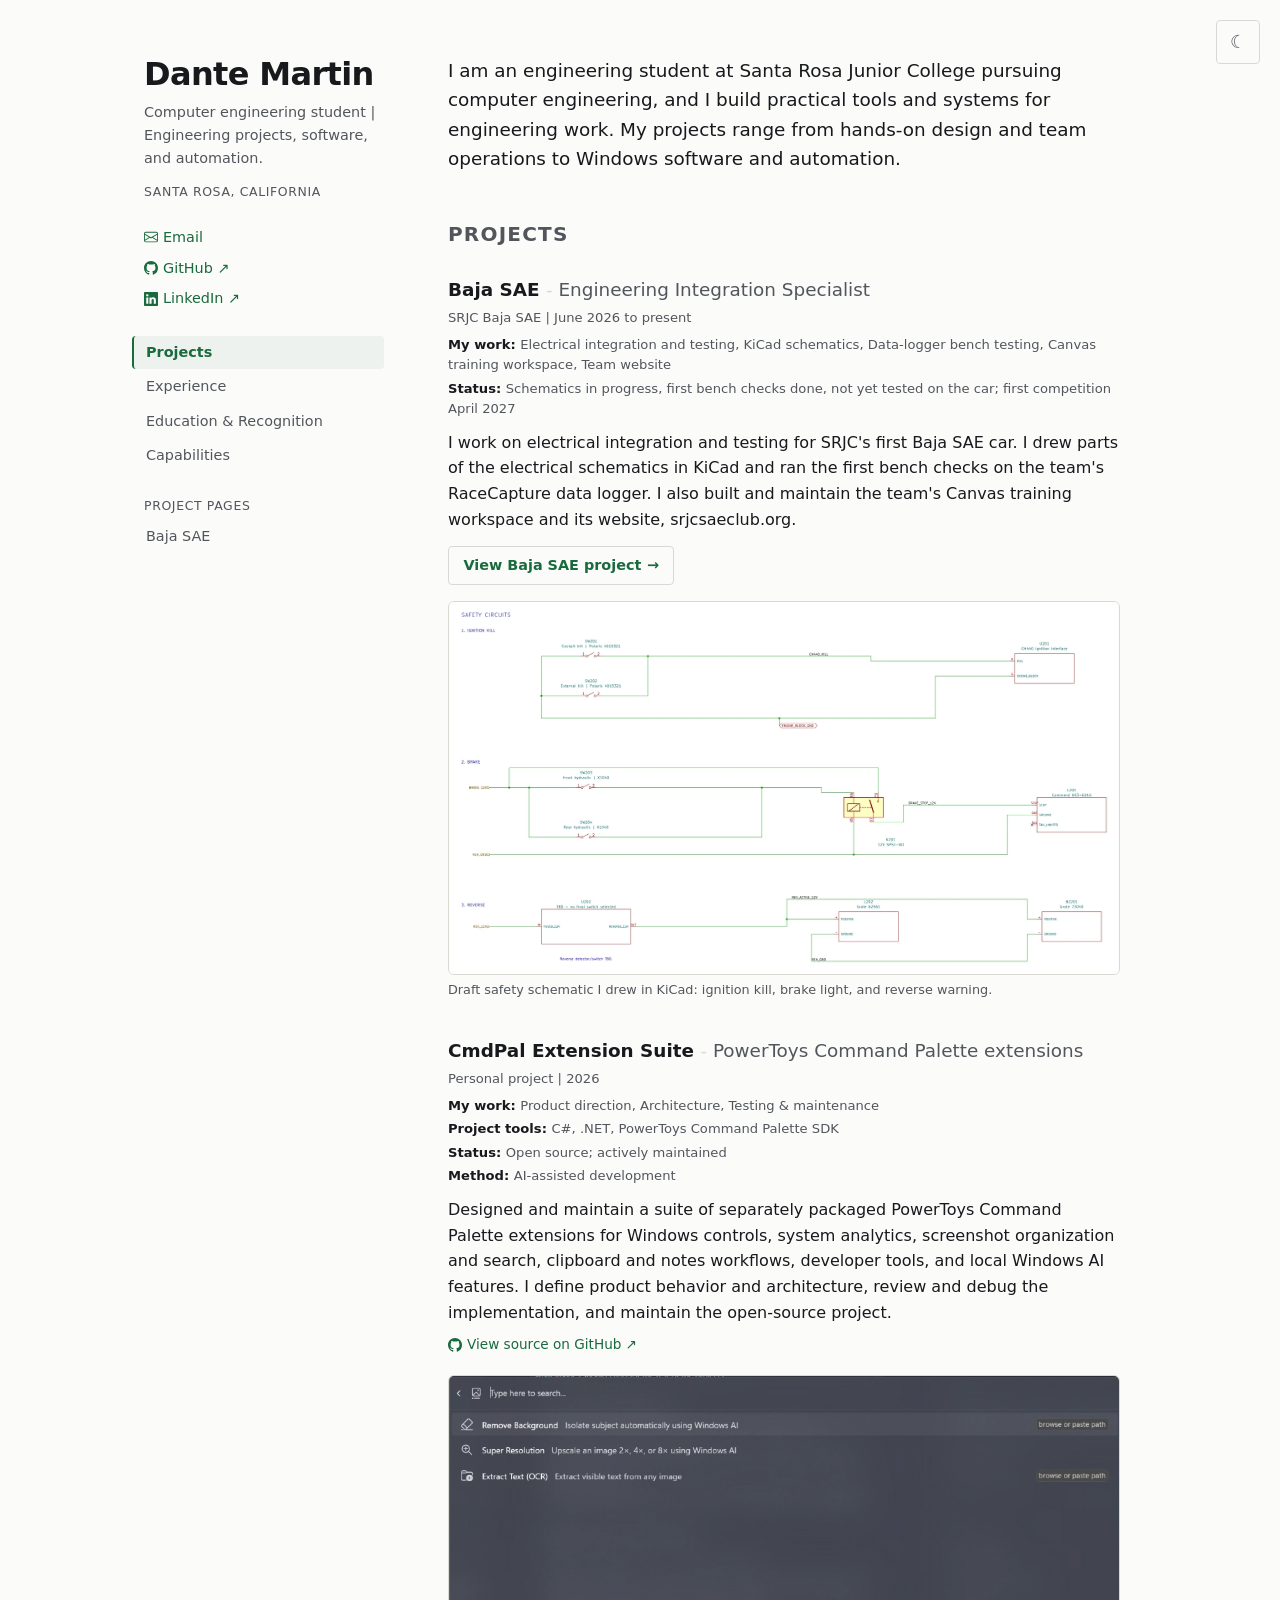
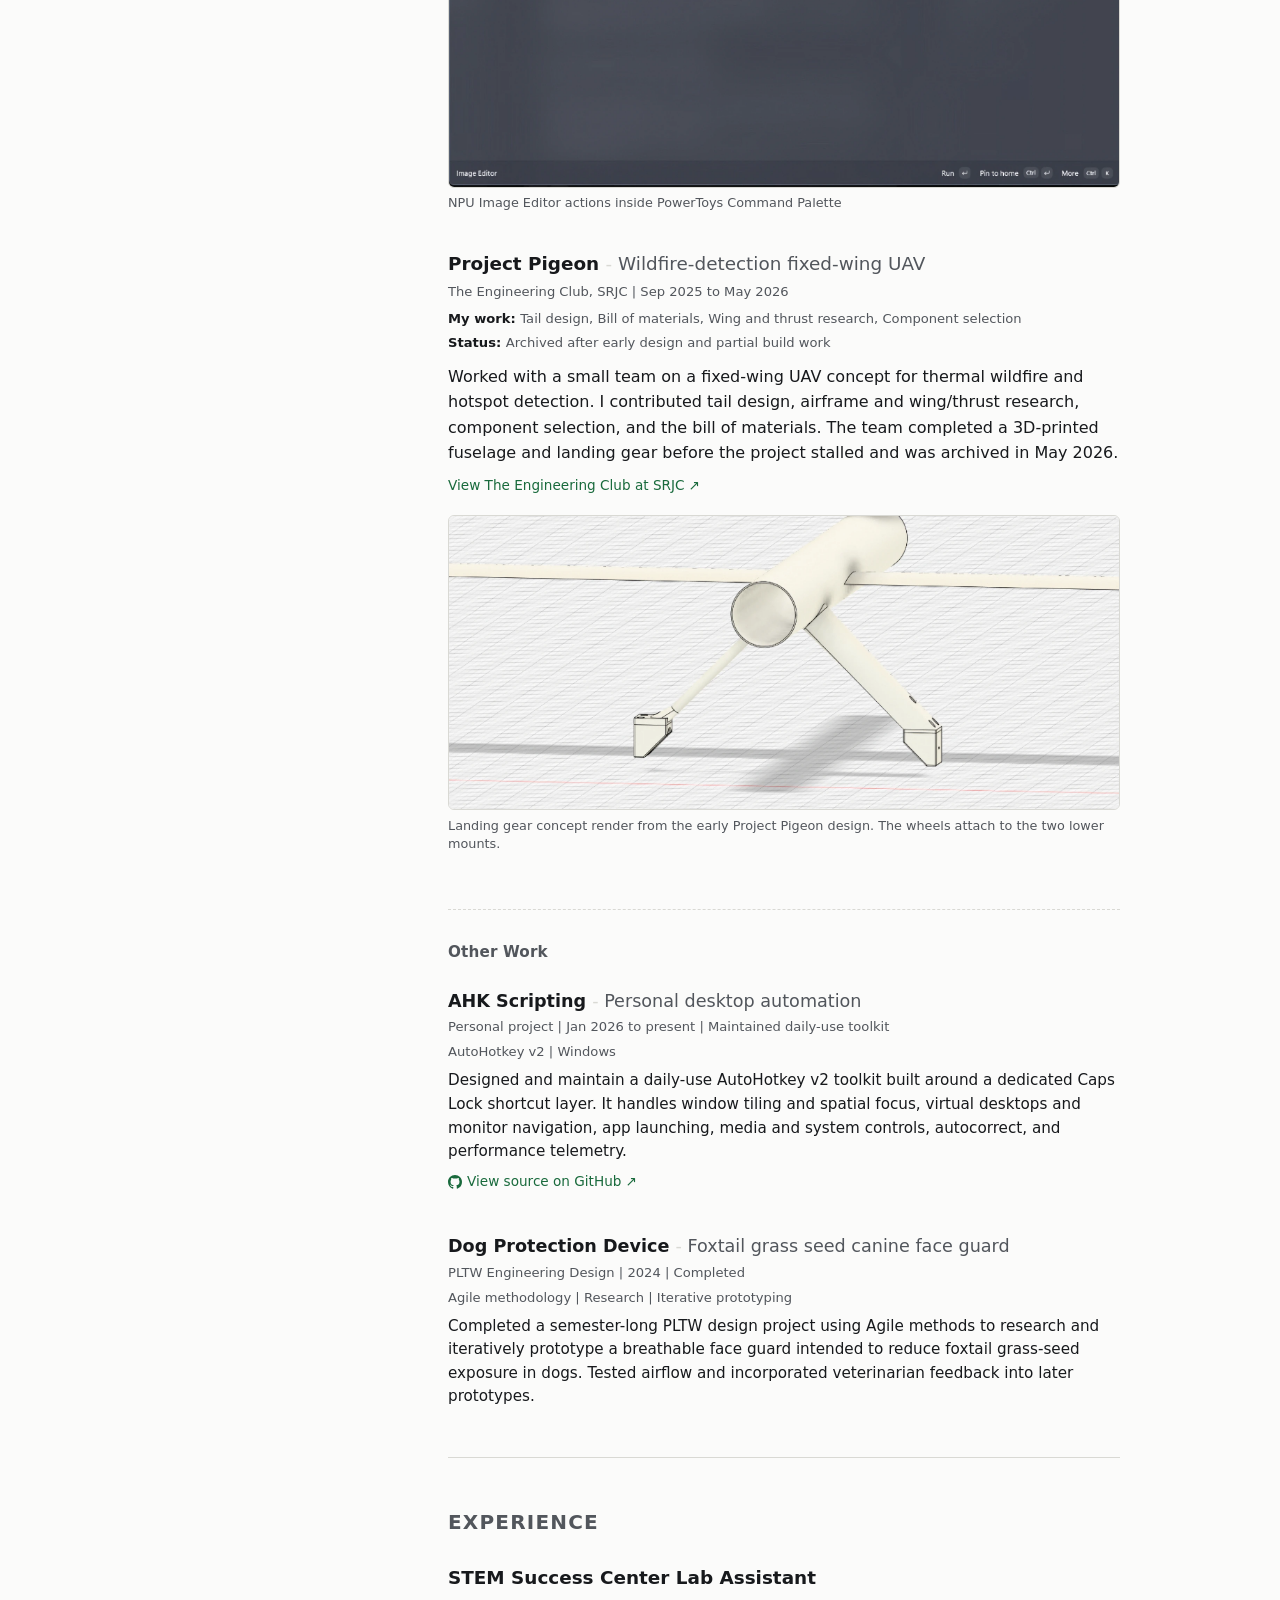
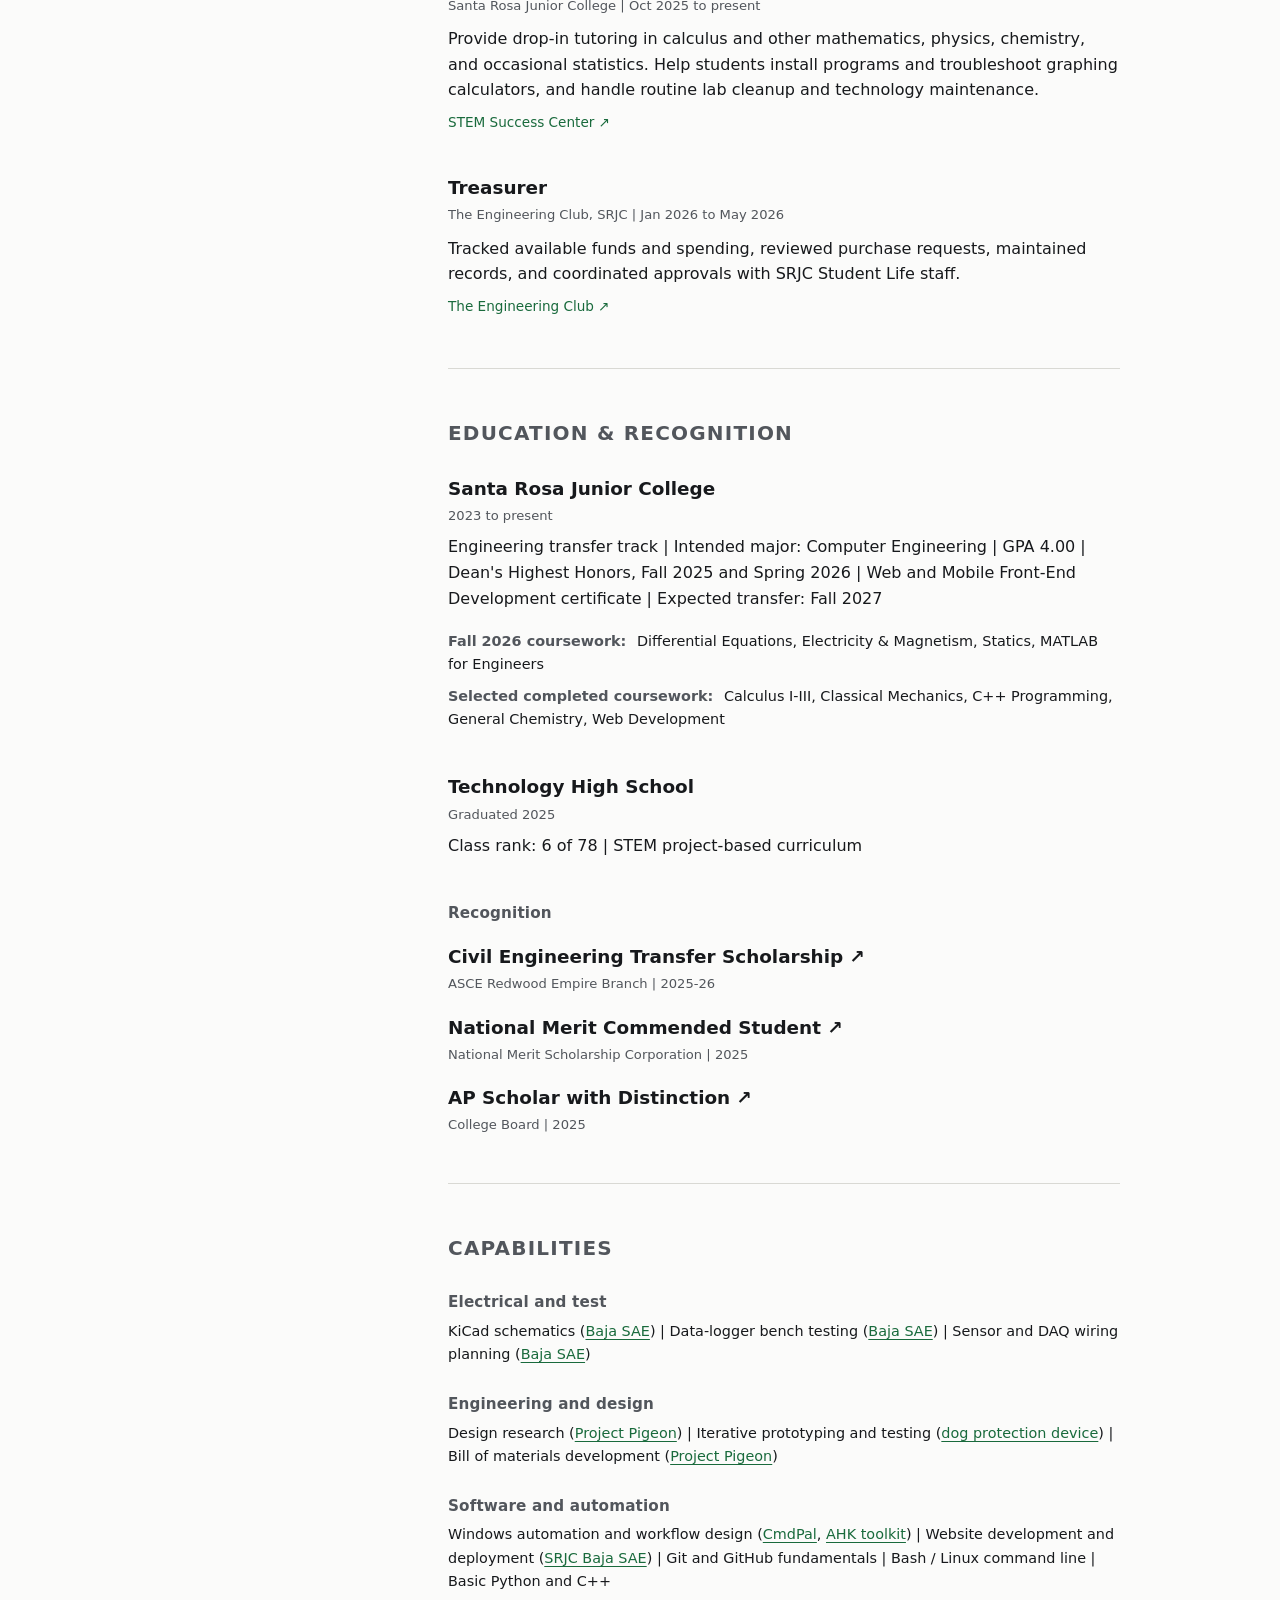
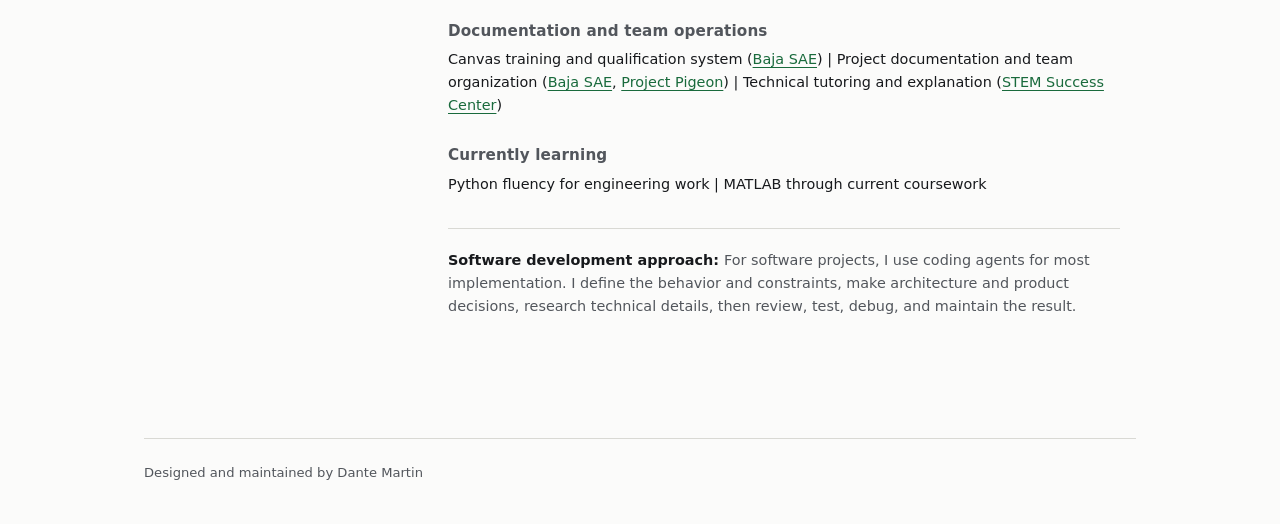
<file: index.html>
<!DOCTYPE html>
<html lang="en">
<head>
  <meta charset="UTF-8">
  <meta name="viewport" content="width=device-width, initial-scale=1.0">
  <title>Dante Martin | Engineering &amp; Software Portfolio</title>
  <meta name="description" content="Dante Martin - Engineering student at Santa Rosa Junior College pursuing Computer Engineering. Software and engineering projects, technical systems, and academic coursework.">
  <link rel="stylesheet" href="styles.css?v=1.15">
  <link rel="icon" href="data:image/svg+xml,<svg xmlns=%22http://www.w3.org/2000/svg%22 viewBox=%220 0 100 100%22><rect width=%22100%22 height=%22100%22 rx=%2220%22 fill=%22%23227c4b%22/><text x=%2250%25%22 y=%2250%25%22 dominant-baseline=%22central%22 text-anchor=%22middle%22 font-family=%22sans-serif%22 font-weight=%22bold%22 font-size=%2260%22 fill=%22white%22>D</text></svg>">

  <!-- Search and social metadata -->
  <link rel="canonical" href="https://dante-martin.com/">
  <meta property="og:title" content="Dante Martin - Engineering & Software Portfolio">
  <meta property="og:description" content="Engineering student at Santa Rosa Junior College pursuing Computer Engineering. Software and engineering projects, technical systems, and academic coursework.">
  <meta property="og:type" content="website">
  <meta property="og:url" content="https://dante-martin.com/">
  <meta property="og:image" content="https://dante-martin.com/images/baja-safety-schematic-crop.webp">
  <meta property="og:image:alt" content="Draft Baja SAE safety schematic">
  <meta property="og:image:type" content="image/webp">
  <meta property="og:image:width" content="1600">
  <meta property="og:image:height" content="887">
  <meta name="twitter:card" content="summary_large_image">
  <meta name="twitter:image" content="https://dante-martin.com/images/baja-safety-schematic-crop.webp">
  <meta name="twitter:image:alt" content="Draft Baja SAE safety schematic">
  <meta name="twitter:title" content="Dante Martin - Engineering & Software Portfolio">
  <meta name="twitter:description" content="Engineering student at Santa Rosa Junior College pursuing Computer Engineering. Software and engineering projects, technical systems, and academic coursework.">

  <script type="application/ld+json">
  {
    "@context": "https://schema.org",
    "@type": "Person",
    "name": "Dante Martin",
    "url": "https://dante-martin.com/",
    "sameAs": [
      "https://github.com/dante32683",
      "https://www.linkedin.com/in/dante-martin-722763279/"
    ],
    "affiliation": {
      "@type": "CollegeOrUniversity",
      "name": "Santa Rosa Junior College",
      "url": "https://www.santarosa.edu/"
    }
  }
  </script>

  <script>
    (function () {
      try {
        var savedTheme = localStorage.getItem("theme");
        if (savedTheme === "light" || savedTheme === "dark") document.documentElement.setAttribute("data-theme", savedTheme);
      } catch (storageError) {
        // The page remains fully usable when storage is unavailable.
      }
    })();
  </script>
</head>
<body>
  <a class="skip-link" href="#content">Skip to content</a>
  <div class="layout">
    <!-- Identity and in-page navigation -->
    <aside class="sidebar">
      <h1>Dante Martin</h1>
      <p class="tagline">Computer engineering student | Engineering projects, software, and automation.</p>
      <p class="location">Santa Rosa, California</p>
      <div class="contact">
      <!--email_off--><a href="mailto:dante@dante-martin.com"><svg viewBox="0 0 16 16" fill="currentColor" class="inline-icon" aria-hidden="true"><path d="M0 4a2 2 0 0 1 2-2h12a2 2 0 0 1 2 2v8a2 2 0 0 1-2 2H2a2 2 0 0 1-2-2zm2-1a1 1 0 0 0-1 1v.217l7 4.2 7-4.2V4a1 1 0 0 0-1-1zm13 2.383-4.708 2.825L15 11.105zm-.034 6.876-5.64-3.471L8 9.583l-1.326-.795-5.64 3.47A1 1 0 0 0 2 13h12a1 1 0 0 0 .966-.741zM1 11.105l4.708-2.897L1 5.383z"/></svg>Email</a><!--/email_off-->
      <a href="https://github.com/dante32683" target="_blank" rel="noopener noreferrer"><svg viewBox="0 0 16 16" fill="currentColor" class="inline-icon" aria-hidden="true"><path d="M8 0C3.58 0 0 3.58 0 8c0 3.54 2.29 6.53 5.47 7.59.4.07.55-.17.55-.38 0-.19-.01-.82-.01-1.49-2.01.37-2.53-.49-2.69-.94-.09-.23-.48-.94-.82-1.13-.28-.15-.68-.52-.01-.53.63-.01 1.08.58 1.23.82.72 1.21 1.87.87 2.33.66.07-.52.28-.87.51-1.07-1.78-.2-3.64-.89-3.64-3.95 0-.87.31-1.59.82-2.15-.08-.2-.36-1.02.08-2.12 0 0 .67-.21 2.2.82.64-.18 1.32-.27 2-.27.68 0 1.36.09 2 .27 1.53-1.04 2.2-.82 2.2-.82.44 1.1.16 1.92.08 2.12.51.56.82 1.27.82 2.15 0 3.07-1.87 3.75-3.65 3.95.29.25.54.73.54 1.48 0 1.07-.01 1.93-.01 2.2 0 .21.15.46.55.38A8.013 8.013 0 0016 8c0-4.42-3.58-8-8-8z"/></svg>GitHub&nbsp;<span class="arrow" aria-hidden="true">↗</span></a>
      <a href="https://www.linkedin.com/in/dante-martin-722763279/" target="_blank" rel="noopener noreferrer"><svg viewBox="0 0 16 16" fill="currentColor" class="inline-icon" aria-hidden="true"><path d="M0 1.146C0 .513.526 0 1.175 0h13.65C15.474 0 16 .513 16 1.146v13.708c0 .633-.526 1.146-1.175 1.146H1.175C.526 16 0 15.487 0 14.854zm4.943 12.248V6.169H2.542v7.225zm-1.2-8.212c.837 0 1.358-.554 1.358-1.248-.015-.709-.52-1.248-1.342-1.248S2.4 3.026 2.4 3.734c0 .694.521 1.248 1.327 1.248zm4.908 8.212V9.359c0-.216.016-.432.08-.586.173-.431.568-.878 1.232-.878.869 0 1.216.662 1.216 1.634v3.865h2.401V9.25c0-2.22-1.184-3.252-2.764-3.252-1.274 0-1.845.7-2.165 1.193v.025h-.016a5.54 5.54 0 0 1 .016-.025V6.169h-2.4c.03.678 0 7.225 0 7.225z"/></svg>LinkedIn&nbsp;<span class="arrow" aria-hidden="true">↗</span></a>
      </div>
      <button id="theme-toggle" class="theme-toggle" type="button" aria-label="Change color theme" hidden></button>
      <nav class="nav" aria-label="Portfolio sections">
        <a href="#projects">Projects</a>
        <a href="#experience">Experience</a>
        <a href="#education">Education &amp; Recognition</a>
        <a href="#capabilities">Capabilities</a>
      </nav>
      <nav class="nav" aria-label="Project pages">
        <p class="nav-label">Project pages</p>
        <a href="projects/baja/">Baja SAE</a>
      </nav>
    </aside>

    <main class="content" id="content" tabindex="-1">
      <p class="intro">I am an engineering student at Santa Rosa Junior College pursuing computer engineering, and I build practical tools and systems for engineering work. My projects range from hands-on design and team operations to Windows software and automation.</p>

      <!-- Selected projects and compact additional work -->
      <section id="projects">
        <h2>Projects</h2>
      <article class="entry">
        <h3>Baja SAE <span class="subtitle">Engineering Integration Specialist</span></h3>
        <div class="meta">SRJC Baja SAE | June 2026 to present</div>
        <div class="entry-details">
          <div class="detail-row"><span class="detail-label">My work: </span>Electrical integration and testing, KiCad schematics, Data-logger bench testing, Canvas training workspace, Team website</div>
          <div class="detail-row"><span class="detail-label">Status: </span>Schematics in progress, first bench checks done, not yet tested on the car; first competition April 2027</div>
        </div>
        <p>I work on electrical integration and testing for SRJC's first Baja SAE car. I drew parts of the electrical schematics in KiCad and ran the first bench checks on the team's RaceCapture data logger. I also built and maintain the team's Canvas training workspace and its website, srjcsaeclub.org.</p>
        <div class="more"><a class="button" href="projects/baja/">View Baja SAE project <span class="arrow arrow-forward" aria-hidden="true">&rarr;</span></a></div>
        <div class="project-images-grid">
          <figure class="project-image-card">
            <a class="project-image-button" href="images/baja-project/safety-schematic.webp" data-preview-src="images/baja-project/safety-schematic.webp" data-preview-alt="Full draft safety schematic sheet for the SRJC Baja SAE car, drawn by Dante Martin" data-preview-caption="Draft safety schematic I drew in KiCad: ignition kill, brake light, and reverse warning." aria-label="Enlarge image: draft Baja SAE safety schematic">
              <img src="images/baja-safety-schematic-crop.webp" alt="" width="1600" height="887" loading="eager" decoding="async" fetchpriority="high">
            </a>
            <figcaption class="project-image-caption">Draft safety schematic I drew in KiCad: ignition kill, brake light, and reverse warning.</figcaption>
          </figure>
        </div>
      </article>
      <article class="entry" id="cmdpal">
        <h3>CmdPal Extension Suite <span class="subtitle">PowerToys Command Palette extensions</span></h3>
        <div class="meta">Personal project | 2026</div>
        <div class="entry-details">
          <div class="detail-row"><span class="detail-label">My work: </span>Product direction, Architecture, Testing &amp; maintenance</div>
          <div class="detail-row"><span class="detail-label">Project tools: </span>C#, .NET, PowerToys Command Palette SDK</div>
          <div class="detail-row"><span class="detail-label">Status: </span>Open source; actively maintained</div>
          <div class="detail-row"><span class="detail-label">Method: </span>AI-assisted development</div>
        </div>
        <p>Designed and maintain a suite of separately packaged PowerToys Command Palette extensions for Windows controls, system analytics, screenshot organization and search, clipboard and notes workflows, developer tools, and local Windows AI features. I define product behavior and architecture, review and debug the implementation, and maintain the open-source project.</p>
        <div class="more"><a href="https://github.com/dante32683/cmdpal-extension-suite" target="_blank" rel="noopener noreferrer"><svg viewBox="0 0 16 16" fill="currentColor" class="inline-icon" aria-hidden="true"><path d="M8 0C3.58 0 0 3.58 0 8c0 3.54 2.29 6.53 5.47 7.59.4.07.55-.17.55-.38 0-.19-.01-.82-.01-1.49-2.01.37-2.53-.49-2.69-.94-.09-.23-.48-.94-.82-1.13-.28-.15-.68-.52-.01-.53.63-.01 1.08.58 1.23.82.72 1.21 1.87.87 2.33.66.07-.52.28-.87.51-1.07-1.78-.2-3.64-.89-3.64-3.95 0-.87.31-1.59.82-2.15-.08-.2-.36-1.02.08-2.12 0 0 .67-.21 2.2.82.64-.18 1.32-.27 2-.27.68 0 1.36.09 2 .27 1.53-1.04 2.2-.82 2.2-.82.44 1.1.16 1.92.08 2.12.51.56.82 1.27.82 2.15 0 3.07-1.87 3.75-3.65 3.95.29.25.54.73.54 1.48 0 1.07-.01 1.93-.01 2.2 0 .21.15.46.55.38A8.013 8.013 0 0016 8c0-4.42-3.58-8-8-8z"/></svg>View source on GitHub&nbsp;<span class="arrow" aria-hidden="true">↗</span></a></div>
        <div class="project-images-grid">
          <figure class="project-image-card">
            <a class="project-image-button" href="images/cmdpal-image-editor.webp" data-preview-src="images/cmdpal-image-editor.webp" data-preview-alt="NPU Image Editor extension tool actions in PowerToys Command Palette" data-preview-caption="NPU Image Editor actions inside PowerToys Command Palette" aria-label="Enlarge image: NPU Image Editor extension tool actions in PowerToys Command Palette">
              <img src="images/cmdpal-image-editor.webp" alt="" width="1920" height="1179" loading="lazy" decoding="async">
            </a>
            <figcaption class="project-image-caption">NPU Image Editor actions inside PowerToys Command Palette</figcaption>
          </figure>
        </div>
      </article>
      <article class="entry" id="project-pigeon">
        <h3>Project Pigeon <span class="subtitle">Wildfire-detection fixed-wing UAV</span></h3>
        <div class="meta">The Engineering Club, SRJC | Sep 2025 to May 2026</div>
        <div class="entry-details">
          <div class="detail-row"><span class="detail-label">My work: </span>Tail design, Bill of materials, Wing and thrust research, Component selection</div>
          <div class="detail-row"><span class="detail-label">Status: </span>Archived after early design and partial build work</div>
        </div>
        <p>Worked with a small team on a fixed-wing UAV concept for thermal wildfire and hotspot detection. I contributed tail design, airframe and wing/thrust research, component selection, and the bill of materials. The team completed a 3D-printed fuselage and landing gear before the project stalled and was archived in May 2026.</p>
        <div class="more"><a href="https://clubs.santarosa.edu/tec" target="_blank" rel="noopener noreferrer">View The Engineering Club at SRJC&nbsp;<span class="arrow" aria-hidden="true">↗</span></a></div>
        <div class="project-images-grid">
          <figure class="project-image-card">
            <a class="project-image-button" href="images/pigeon-landing-gear.webp" data-preview-src="images/pigeon-landing-gear.webp" data-preview-alt="Project Pigeon landing gear CAD render showing two lower wheel mounts beneath the fuselage" data-preview-caption="Landing gear concept render from the early Project Pigeon design. The wheels attach to the two lower mounts." aria-label="Enlarge image: Project Pigeon landing gear CAD render">
              <img src="images/pigeon-landing-gear.webp" alt="" width="1920" height="842" loading="lazy" decoding="async">
            </a>
            <figcaption class="project-image-caption">Landing gear concept render from the early Project Pigeon design. The wheels attach to the two lower mounts.</figcaption>
          </figure>
        </div>
      </article>
        <h3 class="other-projects-heading">Other Work</h3>
      <article class="entry compact-entry" id="ahk-scripting">
        <h4>AHK Scripting <span class="subtitle">Personal desktop automation</span></h4>
        <div class="meta">Personal project | Jan 2026 to present | Maintained daily-use toolkit</div>
        <div class="compact-meta">AutoHotkey v2 | Windows</div>
        <p>Designed and maintain a daily-use AutoHotkey v2 toolkit built around a dedicated Caps Lock shortcut layer. It handles window tiling and spatial focus, virtual desktops and monitor navigation, app launching, media and system controls, autocorrect, and performance telemetry.</p>
        <div class="more"><a href="https://github.com/dante32683/ahk-scripting" target="_blank" rel="noopener noreferrer"><svg viewBox="0 0 16 16" fill="currentColor" class="inline-icon" aria-hidden="true"><path d="M8 0C3.58 0 0 3.58 0 8c0 3.54 2.29 6.53 5.47 7.59.4.07.55-.17.55-.38 0-.19-.01-.82-.01-1.49-2.01.37-2.53-.49-2.69-.94-.09-.23-.48-.94-.82-1.13-.28-.15-.68-.52-.01-.53.63-.01 1.08.58 1.23.82.72 1.21 1.87.87 2.33.66.07-.52.28-.87.51-1.07-1.78-.2-3.64-.89-3.64-3.95 0-.87.31-1.59.82-2.15-.08-.2-.36-1.02.08-2.12 0 0 .67-.21 2.2.82.64-.18 1.32-.27 2-.27.68 0 1.36.09 2 .27 1.53-1.04 2.2-.82 2.2-.82.44 1.1.16 1.92.08 2.12.51.56.82 1.27.82 2.15 0 3.07-1.87 3.75-3.65 3.95.29.25.54.73.54 1.48 0 1.07-.01 1.93-.01 2.2 0 .21.15.46.55.38A8.013 8.013 0 0016 8c0-4.42-3.58-8-8-8z"/></svg>View source on GitHub&nbsp;<span class="arrow" aria-hidden="true">↗</span></a></div>
      </article>
      <article class="entry compact-entry" id="dog-protection-device">
        <h4>Dog Protection Device <span class="subtitle">Foxtail grass seed canine face guard</span></h4>
        <div class="meta">PLTW Engineering Design | 2024 | Completed</div>
        <div class="compact-meta">Agile methodology | Research | Iterative prototyping</div>
        <p>Completed a semester-long PLTW design project using Agile methods to research and iteratively prototype a breathable face guard intended to reduce foxtail grass-seed exposure in dogs. Tested airflow and incorporated veterinarian feedback into later prototypes.</p>
      </article>
      </section>

      <!-- Experience -->
      <section id="experience">
        <h2>Experience</h2>
      <article class="entry" id="stem-success-center">
        <h3>STEM Success Center Lab Assistant</h3>
        <div class="meta">Santa Rosa Junior College | Oct 2025 to present</div>
        <p>Provide drop-in tutoring in calculus and other mathematics, physics, chemistry, and occasional statistics. Help students install programs and troubleshoot graphing calculators, and handle routine lab cleanup and technology maintenance.</p>
        <div class="more"><a href="https://stem.santarosa.edu/stem-success-center" target="_blank" rel="noopener noreferrer">STEM Success Center&nbsp;<span class="arrow" aria-hidden="true">↗</span></a></div>
      </article>
      <article class="entry">
        <h3>Treasurer</h3>
        <div class="meta">The Engineering Club, SRJC | Jan 2026 to May 2026</div>
        <p>Tracked available funds and spending, reviewed purchase requests, maintained records, and coordinated approvals with SRJC Student Life staff.</p>
        <div class="more"><a href="https://clubs.santarosa.edu/tec" target="_blank" rel="noopener noreferrer">The Engineering Club&nbsp;<span class="arrow" aria-hidden="true">↗</span></a></div>
      </article>
      </section>

      <!-- Education and recognition -->
      <section id="education" class="edu">
        <h2>Education &amp; Recognition</h2>
      <div class="edu-block">
        <div class="edu-details">
          <h3>Santa Rosa Junior College</h3>
          <div class="meta">2023 to present</div>
          <p class="edu-detail">Engineering transfer track | Intended major: Computer Engineering | GPA 4.00 | Dean's Highest Honors, Fall 2025 and Spring 2026 | Web and Mobile Front-End Development certificate | Expected transfer: Fall 2027</p>
          <div class="coursework-block">
            <p class="coursework-line"><strong class="coursework-label">Fall 2026 coursework: </strong>Differential Equations, Electricity &amp; Magnetism, Statics, MATLAB for Engineers</p>
            <p class="coursework-line"><strong class="coursework-label">Selected completed coursework: </strong>Calculus I-III, Classical Mechanics, C++ Programming, General Chemistry, Web Development</p>
          </div>
        </div>
      </div>
      <div class="edu-block">
        <div class="edu-details">
          <h3>Technology High School</h3>
          <div class="meta">Graduated 2025</div>
          <p class="edu-detail">Class rank: 6 of 78 | STEM project-based curriculum</p>
        </div>
      </div>
        <h3 class="recognition-heading">Recognition</h3>
        <div class="honors-list">
        <div class="honor-item">
          <h4 class="honor-title"><a class="honor-link" href="https://rebr.r9-asce.org/events/asce-acec-scholarship-banquet/" target="_blank" rel="noopener noreferrer">Civil Engineering Transfer Scholarship&nbsp;<span class="arrow" aria-hidden="true">↗</span></a></h4>
          <div class="meta">ASCE Redwood Empire Branch | 2025-26</div>
        </div>
        <div class="honor-item">
          <h4 class="honor-title"><a class="honor-link" href="https://www.nationalmerit.org/s/1758/interior.aspx?gid=2&amp;pgid=1881&amp;sid=1758" target="_blank" rel="noopener noreferrer">National Merit Commended Student&nbsp;<span class="arrow" aria-hidden="true">↗</span></a></h4>
          <div class="meta">National Merit Scholarship Corporation | 2025</div>
        </div>
        <div class="honor-item">
          <h4 class="honor-title"><a class="honor-link" href="https://apstudents.collegeboard.org/awards-recognitions/ap-scholar-award" target="_blank" rel="noopener noreferrer">AP Scholar with Distinction&nbsp;<span class="arrow" aria-hidden="true">↗</span></a></h4>
          <div class="meta">College Board | 2025</div>
        </div>
        </div>
      </section>

      <!-- Evidence-linked capabilities and software authorship note -->
      <section id="capabilities">
        <h2>Capabilities</h2>
      <div class="capability-group">
        <h3 class="capability-heading">Electrical and test</h3>
        <p class="capabilities-inline">KiCad schematics (<a href="projects/baja/#electrical">Baja SAE</a>) | Data-logger bench testing (<a href="projects/baja/#testing">Baja SAE</a>) | Sensor and DAQ wiring planning (<a href="projects/baja/#electrical">Baja SAE</a>)</p>
      </div>
      <div class="capability-group">
        <h3 class="capability-heading">Engineering and design</h3>
        <p class="capabilities-inline">Design research (<a href="#project-pigeon">Project Pigeon</a>) | Iterative prototyping and testing (<a href="#dog-protection-device">dog protection device</a>) | Bill of materials development (<a href="#project-pigeon">Project Pigeon</a>)</p>
      </div>
      <div class="capability-group">
        <h3 class="capability-heading">Software and automation</h3>
        <p class="capabilities-inline">Windows automation and workflow design (<a href="#cmdpal">CmdPal</a>, <a href="#ahk-scripting">AHK toolkit</a>) | Website development and deployment (<a href="projects/baja/#team-systems">SRJC Baja SAE</a>) | Git and GitHub fundamentals | Bash / Linux command line | Basic Python and C++</p>
      </div>
      <div class="capability-group">
        <h3 class="capability-heading">Documentation and team operations</h3>
        <p class="capabilities-inline">Canvas training and qualification system (<a href="projects/baja/#team-systems">Baja SAE</a>) | Project documentation and team organization (<a href="projects/baja/#team-systems">Baja SAE</a>, <a href="#project-pigeon">Project Pigeon</a>) | Technical tutoring and explanation (<a href="#stem-success-center">STEM Success Center</a>)</p>
      </div>
      <div class="capability-group">
        <h3 class="capability-heading">Currently learning</h3>
        <p class="capabilities-inline">Python fluency for engineering work | MATLAB through current coursework</p>
      </div>
        <p class="capabilities-note"><strong>Software development approach: </strong>For software projects, I use coding agents for most implementation. I define the behavior and constraints, make architecture and product decisions, research technical details, then review, test, debug, and maintain the result.</p>
      </section>
    </main>

    <footer>
      <p class="colophon">Designed and maintained by Dante Martin</p>
    </footer>
  </div>

  <dialog id="image-preview-dialog" class="image-preview-dialog" aria-label="Image preview">
    <div class="image-preview-content">
      <button id="image-preview-close" class="image-preview-close" type="button" aria-label="Close image preview">&times;</button>
      <img id="image-preview-image" class="image-preview-image" src="[data-uri]" alt="">
      <p id="image-preview-caption" class="image-preview-caption"></p>
    </div>
  </dialog>

  <script>
  (function () {
    const themeToggleButton = document.getElementById("theme-toggle");

    function getSavedTheme() {
      try {
        return localStorage.getItem("theme");
      } catch (storageError) {
        return null;
      }
    }

    function saveTheme(theme) {
      try {
        localStorage.setItem("theme", theme);
      } catch (storageError) {
        // Keep the current-session override even when persistence is blocked.
      }
    }

    function determineEffectiveTheme() {
      const explicitlySavedTheme = document.documentElement.getAttribute("data-theme");
      if (explicitlySavedTheme) return explicitlySavedTheme;
      return window.matchMedia && window.matchMedia("(prefers-color-scheme: dark)").matches ? "dark" : "light";
    }

    function updateThemeToggleLabel() {
      const currentThemeIsDark = determineEffectiveTheme() === "dark";
      themeToggleButton.textContent = currentThemeIsDark ? "\u263C" : "\u263E";
      const nextTheme = currentThemeIsDark ? "light" : "dark";
      themeToggleButton.setAttribute("aria-label", "Switch to " + nextTheme + " theme");
      themeToggleButton.title = "Switch to " + nextTheme + " theme";
    }

    themeToggleButton.hidden = false;
    updateThemeToggleLabel();
    themeToggleButton.addEventListener("click", function () {
      const nextTheme = determineEffectiveTheme() === "dark" ? "light" : "dark";
      document.documentElement.setAttribute("data-theme", nextTheme);
      saveTheme(nextTheme);
      updateThemeToggleLabel();
    });
    if (window.matchMedia) {
      window.matchMedia("(prefers-color-scheme: dark)").addEventListener("change", function () {
        if (!getSavedTheme()) updateThemeToggleLabel();
      });
    }

    const navigationLinks = Array.from(document.querySelectorAll(".nav a[href^='#']"));
    const sectionElements = navigationLinks.map(function (navigationLink) {
      return document.querySelector(navigationLink.getAttribute("href"));
    }).filter(Boolean);

    function updateScrollState() {
      if (!sectionElements.length) return;
      const scrollPosition = window.scrollY;
      const maximumScrollableHeight = document.documentElement.scrollHeight - window.innerHeight;
      const activationPosition = scrollPosition + Math.min(window.innerHeight * 0.3, 180);
      let activeSectionId = sectionElements[0].id;
      sectionElements.forEach(function (sectionElement) {
        const sectionTop = sectionElement.getBoundingClientRect().top + scrollPosition;
        if (sectionTop <= activationPosition) activeSectionId = sectionElement.id;
      });
      if (maximumScrollableHeight > 0 && scrollPosition >= maximumScrollableHeight - 2) {
        activeSectionId = sectionElements[sectionElements.length - 1].id;
      }
      navigationLinks.forEach(function (navigationLink) {
        const isActiveSection = navigationLink.getAttribute("href") === "#" + activeSectionId;
        navigationLink.classList.toggle("active", isActiveSection);
        if (isActiveSection) navigationLink.setAttribute("aria-current", "location");
        else navigationLink.removeAttribute("aria-current");
      });
    }
    window.addEventListener("scroll", updateScrollState, { passive: true });
    window.addEventListener("resize", updateScrollState);
    updateScrollState();

    const imagePreviewDialog = document.getElementById("image-preview-dialog");
    const imagePreviewImage = document.getElementById("image-preview-image");
    const imagePreviewCaption = document.getElementById("image-preview-caption");
    const imagePreviewCloseButton = document.getElementById("image-preview-close");
    let imagePreviewTrigger = null;

    if (typeof imagePreviewDialog.showModal === "function") {
      document.querySelectorAll(".project-image-button[data-preview-src]").forEach(function (imageLink) {
        imageLink.setAttribute("aria-haspopup", "dialog");
        imageLink.setAttribute("aria-controls", "image-preview-dialog");
        imageLink.addEventListener("click", function (event) {
          if (event.button !== 0 || event.metaKey || event.ctrlKey || event.shiftKey || event.altKey) return;
          event.preventDefault();
          imagePreviewTrigger = imageLink;
          imagePreviewImage.src = imageLink.dataset.previewSrc;
          imagePreviewImage.alt = imageLink.dataset.previewAlt || "";
          imagePreviewCaption.textContent = imageLink.dataset.previewCaption || imageLink.dataset.previewAlt || "";
          document.body.classList.add("image-preview-open");
          imagePreviewDialog.showModal();
          imagePreviewCloseButton.focus();
        });
      });
    }

    function closeImagePreview() {
      if (imagePreviewDialog.open) imagePreviewDialog.close();
    }
    imagePreviewCloseButton.addEventListener("click", closeImagePreview);
    imagePreviewDialog.addEventListener("keydown", function (event) {
      if (event.key === "Tab") {
        event.preventDefault();
        imagePreviewCloseButton.focus();
      }
    });
    imagePreviewDialog.addEventListener("click", function (event) {
      if (event.target === imagePreviewDialog) closeImagePreview();
    });
    imagePreviewDialog.addEventListener("close", function () {
      document.body.classList.remove("image-preview-open");
      imagePreviewImage.src = "[data-uri]";
      imagePreviewImage.alt = "";
      imagePreviewCaption.textContent = "";
      if (imagePreviewTrigger) {
        imagePreviewTrigger.focus();
        imagePreviewTrigger = null;
      }
    });
  })();
  </script>
</body>
</html>
</file>
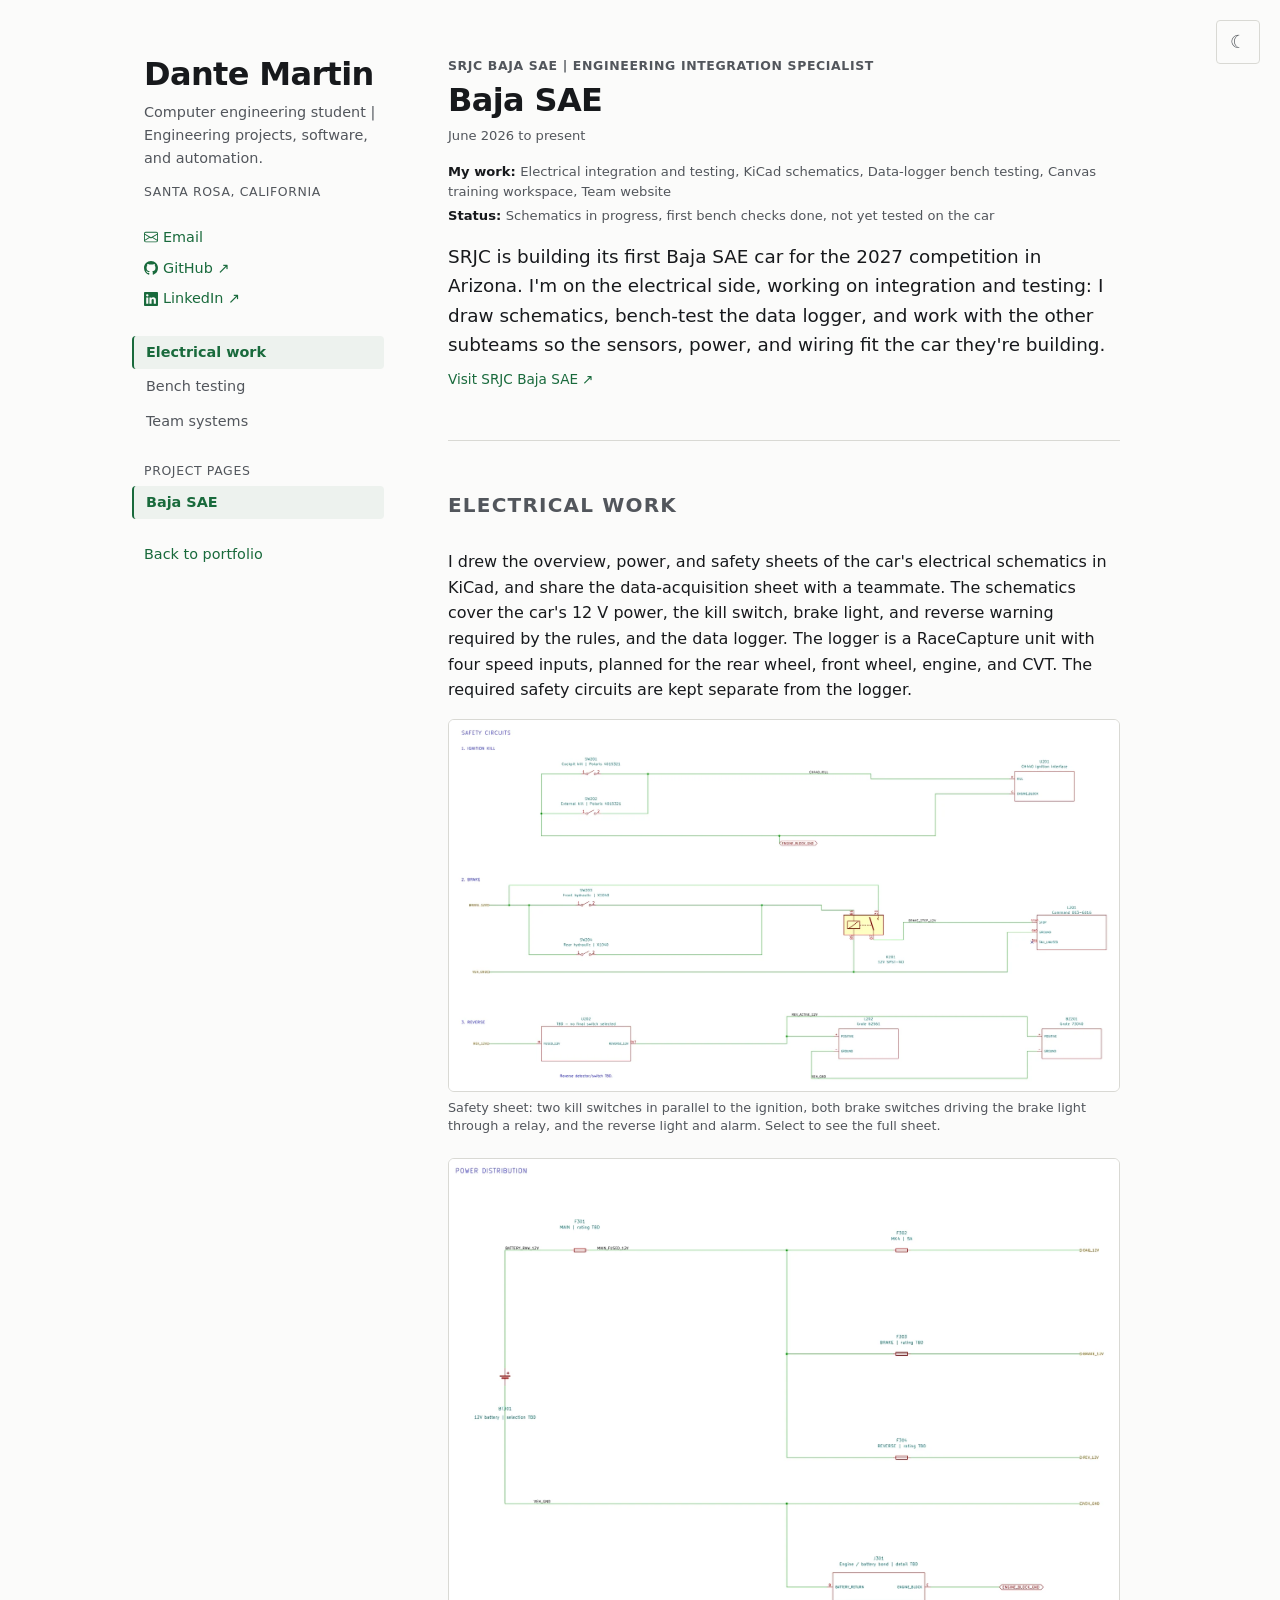
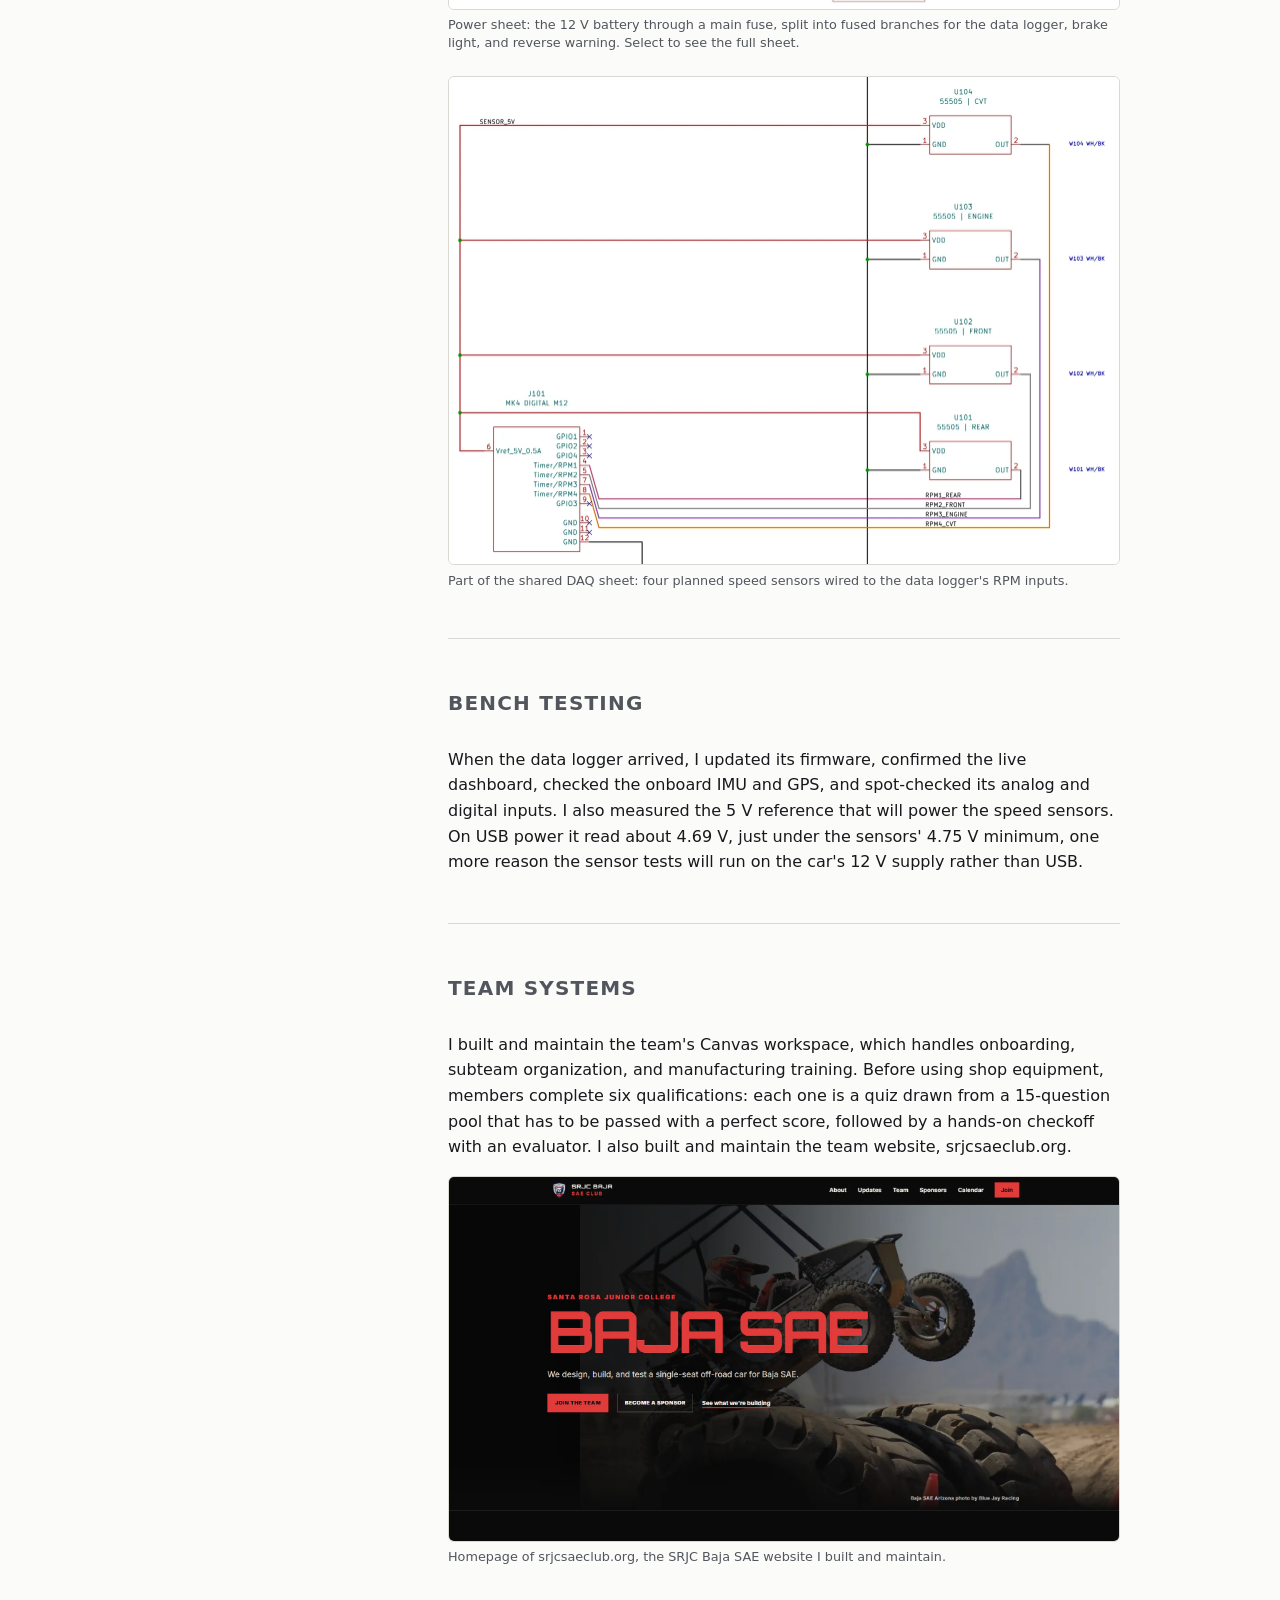
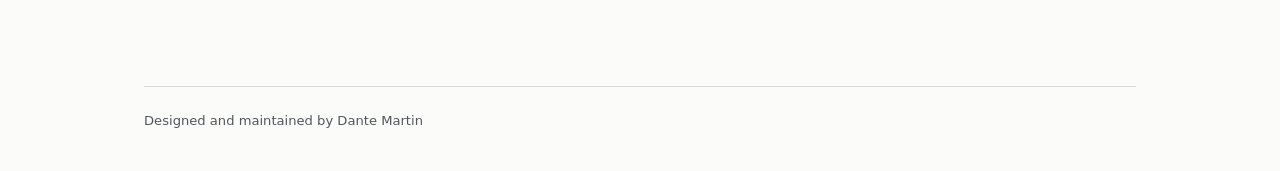
<file: projects/baja/index.html>
<!DOCTYPE html>
<html lang="en">
<head>
  <meta charset="UTF-8">
  <meta name="viewport" content="width=device-width, initial-scale=1.0">
  <title>Baja SAE | Dante Martin</title>
  <meta name="description" content="Dante Martin's work on electrical integration, data acquisition, testing, and team systems for SRJC Baja SAE.">
  <link rel="stylesheet" href="../../styles.css?v=1.15">
  <link rel="icon" href="data:image/svg+xml,<svg xmlns=%22http://www.w3.org/2000/svg%22 viewBox=%220 0 100 100%22><rect width=%22100%22 height=%22100%22 rx=%2220%22 fill=%22%23227c4b%22/><text x=%2250%25%22 y=%2250%25%22 dominant-baseline=%22central%22 text-anchor=%22middle%22 font-family=%22sans-serif%22 font-weight=%22bold%22 font-size=%2260%22 fill=%22white%22>D</text></svg>">

  <link rel="canonical" href="https://dante-martin.com/projects/baja/">
  <meta property="og:title" content="Baja SAE | Dante Martin">
  <meta property="og:description" content="Electrical integration, data acquisition, testing, and team systems for SRJC Baja SAE.">
  <meta property="og:type" content="article">
  <meta property="og:url" content="https://dante-martin.com/projects/baja/">
  <meta property="og:image" content="https://dante-martin.com/images/baja-safety-schematic-crop.webp">
  <meta property="og:image:alt" content="Draft Baja SAE safety schematic">
  <meta property="og:image:type" content="image/webp">
  <meta property="og:image:width" content="1600">
  <meta property="og:image:height" content="887">
  <meta name="twitter:card" content="summary_large_image">
  <meta name="twitter:image" content="https://dante-martin.com/images/baja-safety-schematic-crop.webp">
  <meta name="twitter:image:alt" content="Draft Baja SAE safety schematic">
  <meta name="twitter:title" content="Baja SAE | Dante Martin">
  <meta name="twitter:description" content="Electrical integration, data acquisition, testing, and team systems for SRJC Baja SAE.">

  <script type="application/ld+json">
  {
    "@context": "https://schema.org",
    "@type": "CreativeWork",
    "name": "Baja SAE",
    "url": "https://dante-martin.com/projects/baja/",
    "creator": {
      "@type": "Person",
      "name": "Dante Martin",
      "url": "https://dante-martin.com/"
    },
    "about": "Electrical integration, data acquisition, testing, and team systems for SRJC Baja SAE"
  }
  </script>

  <script>
    (function () {
      try {
        var savedTheme = localStorage.getItem("theme");
        if (savedTheme === "light" || savedTheme === "dark") document.documentElement.setAttribute("data-theme", savedTheme);
      } catch (storageError) {
        // The page remains fully usable when storage is unavailable.
      }
    })();
  </script>
</head>
<body>
  <a class="skip-link" href="#content">Skip to content</a>
  <div class="layout project-layout">
    <aside class="sidebar">
      <a class="site-name" href="../../index.html">Dante Martin</a>
      <p class="tagline">Computer engineering student | Engineering projects, software, and automation.</p>
      <p class="location">Santa Rosa, California</p>
      <div class="contact">
      <!--email_off--><a href="mailto:dante@dante-martin.com"><svg viewBox="0 0 16 16" fill="currentColor" class="inline-icon" aria-hidden="true"><path d="M0 4a2 2 0 0 1 2-2h12a2 2 0 0 1 2 2v8a2 2 0 0 1-2 2H2a2 2 0 0 1-2-2zm2-1a1 1 0 0 0-1 1v.217l7 4.2 7-4.2V4a1 1 0 0 0-1-1zm13 2.383-4.708 2.825L15 11.105zm-.034 6.876-5.64-3.471L8 9.583l-1.326-.795-5.64 3.47A1 1 0 0 0 2 13h12a1 1 0 0 0 .966-.741zM1 11.105l4.708-2.897L1 5.383z"/></svg>Email</a><!--/email_off-->
      <a href="https://github.com/dante32683" target="_blank" rel="noopener noreferrer"><svg viewBox="0 0 16 16" fill="currentColor" class="inline-icon" aria-hidden="true"><path d="M8 0C3.58 0 0 3.58 0 8c0 3.54 2.29 6.53 5.47 7.59.4.07.55-.17.55-.38 0-.19-.01-.82-.01-1.49-2.01.37-2.53-.49-2.69-.94-.09-.23-.48-.94-.82-1.13-.28-.15-.68-.52-.01-.53.63-.01 1.08.58 1.23.82.72 1.21 1.87.87 2.33.66.07-.52.28-.87.51-1.07-1.78-.2-3.64-.89-3.64-3.95 0-.87.31-1.59.82-2.15-.08-.2-.36-1.02.08-2.12 0 0 .67-.21 2.2.82.64-.18 1.32-.27 2-.27.68 0 1.36.09 2 .27 1.53-1.04 2.2-.82 2.2-.82.44 1.1.16 1.92.08 2.12.51.56.82 1.27.82 2.15 0 3.07-1.87 3.75-3.65 3.95.29.25.54.73.54 1.48 0 1.07-.01 1.93-.01 2.2 0 .21.15.46.55.38A8.013 8.013 0 0016 8c0-4.42-3.58-8-8-8z"/></svg>GitHub&nbsp;<span class="arrow" aria-hidden="true">↗</span></a>
      <a href="https://www.linkedin.com/in/dante-martin-722763279/" target="_blank" rel="noopener noreferrer"><svg viewBox="0 0 16 16" fill="currentColor" class="inline-icon" aria-hidden="true"><path d="M0 1.146C0 .513.526 0 1.175 0h13.65C15.474 0 16 .513 16 1.146v13.708c0 .633-.526 1.146-1.175 1.146H1.175C.526 16 0 15.487 0 14.854zm4.943 12.248V6.169H2.542v7.225zm-1.2-8.212c.837 0 1.358-.554 1.358-1.248-.015-.709-.52-1.248-1.342-1.248S2.4 3.026 2.4 3.734c0 .694.521 1.248 1.327 1.248zm4.908 8.212V9.359c0-.216.016-.432.08-.586.173-.431.568-.878 1.232-.878.869 0 1.216.662 1.216 1.634v3.865h2.401V9.25c0-2.22-1.184-3.252-2.764-3.252-1.274 0-1.845.7-2.165 1.193v.025h-.016a5.54 5.54 0 0 1 .016-.025V6.169h-2.4c.03.678 0 7.225 0 7.225z"/></svg>LinkedIn&nbsp;<span class="arrow" aria-hidden="true">↗</span></a>
      </div>
      <button id="theme-toggle" class="theme-toggle" type="button" aria-label="Change color theme" hidden></button>
      <nav class="nav" aria-label="Project sections">
        <a href="#electrical">Electrical work</a>
        <a href="#testing">Bench testing</a>
        <a href="#team-systems">Team systems</a>
      </nav>
      <nav class="nav" aria-label="Project pages">
        <p class="nav-label">Project pages</p>
        <a href="./" class="active" aria-current="page">Baja SAE</a>
      </nav>
      <div class="project-back"><a href="../../index.html">Back to portfolio</a></div>
    </aside>

    <main class="content project-content" id="content" tabindex="-1">
      <header class="project-header">
        <p class="project-eyebrow">SRJC Baja SAE | Engineering Integration Specialist</p>
        <h1 class="project-title">Baja SAE</h1>
        <div class="meta">June 2026 to present</div>
        <div class="entry-details">
          <div class="detail-row"><span class="detail-label">My work: </span>Electrical integration and testing, KiCad schematics, Data-logger bench testing, Canvas training workspace, Team website</div>
          <div class="detail-row"><span class="detail-label">Status: </span>Schematics in progress, first bench checks done, not yet tested on the car</div>
        </div>
        <p class="project-lede">SRJC is building its first Baja SAE car for the 2027 competition in Arizona. I'm on the electrical side, working on integration and testing: I draw schematics, bench-test the data logger, and work with the other subteams so the sensors, power, and wiring fit the car they're building.</p>
        <div class="more"><a href="https://srjcsaeclub.org" target="_blank" rel="noopener noreferrer">Visit SRJC Baja SAE&nbsp;<span class="arrow" aria-hidden="true">↗</span></a></div>
      </header>

      <section id="electrical">
        <h2>Electrical work</h2>
        <article class="entry">
          <p>I drew the overview, power, and safety sheets of the car's electrical schematics in KiCad, and share the data-acquisition sheet with a teammate. The schematics cover the car's 12 V power, the kill switch, brake light, and reverse warning required by the rules, and the data logger. The logger is a RaceCapture unit with four speed inputs, planned for the rear wheel, front wheel, engine, and CVT. The required safety circuits are kept separate from the logger.</p>
          <div class="project-images-grid">
            <figure class="project-image-card">
              <a class="project-image-button" href="../../images/baja-project/safety-schematic.webp" data-preview-src="../../images/baja-project/safety-schematic.webp" data-preview-alt="Full draft safety schematic sheet for the SRJC Baja SAE car, drawn by Dante Martin" data-preview-caption="Safety sheet: two kill switches in parallel to the ignition, both brake switches driving the brake light through a relay, and the reverse light and alarm." aria-label="Enlarge image: draft Baja SAE safety schematic">
                <img src="../../images/baja-safety-schematic-crop.webp" alt="" width="1600" height="887" loading="lazy" decoding="async">
              </a>
              <figcaption class="project-image-caption">Safety sheet: two kill switches in parallel to the ignition, both brake switches driving the brake light through a relay, and the reverse light and alarm. Select to see the full sheet.</figcaption>
            </figure>
            <figure class="project-image-card">
              <a class="project-image-button" href="../../images/baja-project/power-schematic.webp" data-preview-src="../../images/baja-project/power-schematic.webp" data-preview-alt="Full draft power schematic sheet for the SRJC Baja SAE car, drawn by Dante Martin" data-preview-caption="Power sheet: the 12 V battery through a main fuse, split into fused branches for the data logger, brake light, and reverse warning." aria-label="Enlarge image: draft Baja SAE power schematic">
                <img src="../../images/baja-power-schematic-crop.webp" alt="" width="1600" height="1073" loading="lazy" decoding="async">
              </a>
              <figcaption class="project-image-caption">Power sheet: the 12 V battery through a main fuse, split into fused branches for the data logger, brake light, and reverse warning. Select to see the full sheet.</figcaption>
            </figure>
            <figure class="project-image-card">
              <a class="project-image-button" href="../../images/baja-project/daq-sensors.webp" data-preview-src="../../images/baja-project/daq-sensors.webp" data-preview-alt="Draft DAQ schematic detail: four speed sensors wired to the data logger's RPM inputs" data-preview-caption="Part of the shared DAQ sheet: four planned speed sensors wired to the data logger's RPM inputs." aria-label="Enlarge image: part of the draft Baja SAE DAQ schematic">
                <img src="../../images/baja-daq-schematic-crop.webp" alt="" width="1340" height="975" loading="lazy" decoding="async">
              </a>
              <figcaption class="project-image-caption">Part of the shared DAQ sheet: four planned speed sensors wired to the data logger's RPM inputs.</figcaption>
            </figure>
          </div>
        </article>
      </section>

      <section id="testing">
        <h2>Bench testing</h2>
        <article class="entry">
          <p>When the data logger arrived, I updated its firmware, confirmed the live dashboard, checked the onboard IMU and GPS, and spot-checked its analog and digital inputs. I also measured the 5 V reference that will power the speed sensors. On USB power it read about 4.69 V, just under the sensors' 4.75 V minimum, one more reason the sensor tests will run on the car's 12 V supply rather than USB.</p>
        </article>
      </section>

      <section id="team-systems">
        <h2>Team systems</h2>
        <article class="entry">
          <p>I built and maintain the team's Canvas workspace, which handles onboarding, subteam organization, and manufacturing training. Before using shop equipment, members complete six qualifications: each one is a quiz drawn from a 15-question pool that has to be passed with a perfect score, followed by a hands-on checkoff with an evaluator. I also built and maintain the team website, srjcsaeclub.org.</p>
          <div class="project-images-grid">
            <figure class="project-image-card">
              <a class="project-image-button" href="../../images/baja-website-homepage.webp" data-preview-src="../../images/baja-website-homepage.webp" data-preview-alt="Homepage of the SRJC Baja SAE website showing the Baja SAE hero, off-road car, and site navigation" data-preview-caption="Homepage of srjcsaeclub.org, the SRJC Baja SAE website I built and maintain." aria-label="Enlarge image: homepage of the SRJC Baja SAE website">
                <img src="../../images/baja-website-homepage.webp" alt="" width="1872" height="1017" loading="lazy" decoding="async">
              </a>
              <figcaption class="project-image-caption">Homepage of srjcsaeclub.org, the SRJC Baja SAE website I built and maintain.</figcaption>
            </figure>
          </div>
        </article>
      </section>
    </main>

    <footer>
      <p class="colophon">Designed and maintained by Dante Martin</p>
    </footer>
  </div>

  <dialog id="image-preview-dialog" class="image-preview-dialog" aria-label="Image preview">
    <div class="image-preview-content">
      <button id="image-preview-close" class="image-preview-close" type="button" aria-label="Close image preview">&times;</button>
      <img id="image-preview-image" class="image-preview-image" src="[data-uri]" alt="">
      <p id="image-preview-caption" class="image-preview-caption"></p>
    </div>
  </dialog>

  <script>
  (function () {
    const themeToggleButton = document.getElementById("theme-toggle");

    function getSavedTheme() {
      try {
        return localStorage.getItem("theme");
      } catch (storageError) {
        return null;
      }
    }

    function saveTheme(theme) {
      try {
        localStorage.setItem("theme", theme);
      } catch (storageError) {
        // Keep the current-session override even when persistence is blocked.
      }
    }

    function determineEffectiveTheme() {
      const explicitlySavedTheme = document.documentElement.getAttribute("data-theme");
      if (explicitlySavedTheme) return explicitlySavedTheme;
      return window.matchMedia && window.matchMedia("(prefers-color-scheme: dark)").matches ? "dark" : "light";
    }

    function updateThemeToggleLabel() {
      const currentThemeIsDark = determineEffectiveTheme() === "dark";
      themeToggleButton.textContent = currentThemeIsDark ? "\u263C" : "\u263E";
      const nextTheme = currentThemeIsDark ? "light" : "dark";
      themeToggleButton.setAttribute("aria-label", "Switch to " + nextTheme + " theme");
      themeToggleButton.title = "Switch to " + nextTheme + " theme";
    }

    themeToggleButton.hidden = false;
    updateThemeToggleLabel();
    themeToggleButton.addEventListener("click", function () {
      const nextTheme = determineEffectiveTheme() === "dark" ? "light" : "dark";
      document.documentElement.setAttribute("data-theme", nextTheme);
      saveTheme(nextTheme);
      updateThemeToggleLabel();
    });
    if (window.matchMedia) {
      window.matchMedia("(prefers-color-scheme: dark)").addEventListener("change", function () {
        if (!getSavedTheme()) updateThemeToggleLabel();
      });
    }

    const navigationLinks = Array.from(document.querySelectorAll(".nav a[href^='#']"));
    const sectionElements = navigationLinks.map(function (navigationLink) {
      return document.querySelector(navigationLink.getAttribute("href"));
    }).filter(Boolean);

    function updateScrollState() {
      if (!sectionElements.length) return;
      const scrollPosition = window.scrollY;
      const maximumScrollableHeight = document.documentElement.scrollHeight - window.innerHeight;
      const activationPosition = scrollPosition + Math.min(window.innerHeight * 0.3, 180);
      let activeSectionId = sectionElements[0].id;
      sectionElements.forEach(function (sectionElement) {
        const sectionTop = sectionElement.getBoundingClientRect().top + scrollPosition;
        if (sectionTop <= activationPosition) activeSectionId = sectionElement.id;
      });
      if (maximumScrollableHeight > 0 && scrollPosition >= maximumScrollableHeight - 2) {
        activeSectionId = sectionElements[sectionElements.length - 1].id;
      }
      navigationLinks.forEach(function (navigationLink) {
        const isActiveSection = navigationLink.getAttribute("href") === "#" + activeSectionId;
        navigationLink.classList.toggle("active", isActiveSection);
        if (isActiveSection) navigationLink.setAttribute("aria-current", "location");
        else navigationLink.removeAttribute("aria-current");
      });
    }
    window.addEventListener("scroll", updateScrollState, { passive: true });
    window.addEventListener("resize", updateScrollState);
    updateScrollState();

    const imagePreviewDialog = document.getElementById("image-preview-dialog");
    const imagePreviewImage = document.getElementById("image-preview-image");
    const imagePreviewCaption = document.getElementById("image-preview-caption");
    const imagePreviewCloseButton = document.getElementById("image-preview-close");
    let imagePreviewTrigger = null;

    if (typeof imagePreviewDialog.showModal === "function") {
      document.querySelectorAll(".project-image-button[data-preview-src]").forEach(function (imageLink) {
        imageLink.setAttribute("aria-haspopup", "dialog");
        imageLink.setAttribute("aria-controls", "image-preview-dialog");
        imageLink.addEventListener("click", function (event) {
          if (event.button !== 0 || event.metaKey || event.ctrlKey || event.shiftKey || event.altKey) return;
          event.preventDefault();
          imagePreviewTrigger = imageLink;
          imagePreviewImage.src = imageLink.dataset.previewSrc;
          imagePreviewImage.alt = imageLink.dataset.previewAlt || "";
          imagePreviewCaption.textContent = imageLink.dataset.previewCaption || imageLink.dataset.previewAlt || "";
          document.body.classList.add("image-preview-open");
          imagePreviewDialog.showModal();
          imagePreviewCloseButton.focus();
        });
      });
    }

    function closeImagePreview() {
      if (imagePreviewDialog.open) imagePreviewDialog.close();
    }
    imagePreviewCloseButton.addEventListener("click", closeImagePreview);
    imagePreviewDialog.addEventListener("keydown", function (event) {
      if (event.key === "Tab") {
        event.preventDefault();
        imagePreviewCloseButton.focus();
      }
    });
    imagePreviewDialog.addEventListener("click", function (event) {
      if (event.target === imagePreviewDialog) closeImagePreview();
    });
    imagePreviewDialog.addEventListener("close", function () {
      document.body.classList.remove("image-preview-open");
      imagePreviewImage.src = "[data-uri]";
      imagePreviewImage.alt = "";
      imagePreviewCaption.textContent = "";
      if (imagePreviewTrigger) {
        imagePreviewTrigger.focus();
        imagePreviewTrigger = null;
      }
    });
  })();
  </script>
</body>
</html>
</file>
<file: styles.css>
/* =============================================================================
   styles.css - all styling for the site.

   Look: high-contrast and minimal. Near-white page, near-black text, and ONE
   accent colour used sparingly (links, rules, the active nav item) - about the
   60-30-10 split that professional portfolios use. A two-column layout puts a
   sticky sidebar (name + nav + contact) on the left and the content on the
   right, so the page uses its horizontal space instead of running in a thin
   strip.

   To re-skin the whole site, change the variables in :root. You should not
   need to touch anything past the THEME block for a palette change. Read
   STANDARDS.md before adding new rules.
   ========================================================================== */

/* --- THEME: edit these to re-colour the site. -------------------------- */
:root {
  color-scheme: light dark;
  --bg:      #fbfbfa;   /* 60% - page background          */
  --ink:     #17191c;   /* 30% - body text                */
  --muted:   #52565c;   /* secondary text (optimized contrast) */
  --faint:   #d9d9d4;   /* hairlines                      */
  --accent:  #196a3c;   /* 10% - links, rules, active nav (green - optimized contrast) */
  --accent-tint: rgba(25, 106, 60, 0.06); /* soft green capsule highlight */

  --sidebar: 15rem;     /* width of the left column       */
  --page:    66rem;     /* total content width            */

  /* Typography scale. Reuse these semantic roles instead of introducing
     one-off sizes inside individual sections. */
  --sans: system-ui, -apple-system, "Segoe UI", Roboto, Helvetica, Arial, sans-serif;
  --text-name: 2rem;
  --text-lead: 1.15rem;
  --text-title: 1.15rem;
  --text-title-compact: 1.1rem;
  --text-body: 1rem;
  --text-body-compact: 0.95rem;
  --text-section: 1.25rem;
  --text-subsection: 0.95rem;
  --text-supporting: 0.9rem;
  --text-link-small: 0.85rem;
  --text-meta: 0.82rem;
  --text-caption: 0.8rem;
  --text-label: 0.78rem;
  --text-icon: 1.15rem;
  --text-icon-close: 1.5rem;
  --text-print: 11pt;
  --leading-name: 1.15;
  --leading-body: 1.6;
  --leading-title: 1.35;
  --leading-meta: 1.55;
  --leading-caption: 1.4;

  /* Shape, motion, and layout rhythm. See DESIGN.md before adding values. */
  --radius-control: 4px;   /* buttons, controls, nav capsules */
  --radius-media: 6px;     /* evidence images */
  --radius-dialog: 8px;    /* image preview dialog */
  --line: 1px;             /* every border and rule */
  --motion: 0.15s;         /* hover and focus transitions */
  --motion-theme: 0.3s;    /* light/dark colour fade */
  --space-rail: 3.5rem;    /* top padding of sidebar and content */
  --space-section: 3rem;   /* between sections (above and below the rule) */
  --space-entry: 2.5rem;   /* between entries in a section */
  --space-group: 1.75rem;  /* after section headings; between capability groups */
  --space-block: 1.5rem;   /* between sidebar blocks */
  --shadow-dialog: 0 1rem 3rem rgba(0, 0, 0, 0.35);
  --backdrop: rgba(0, 0, 0, 0.72);
}

/* Dark palette. Applied when the OS is in dark mode (unless the visitor has
   explicitly picked light), and whenever the visitor explicitly picks dark via
   the toggle. Keep the two value lists below identical. */
@media (prefers-color-scheme: dark) {
  :root:not([data-theme="light"]) {
    color-scheme: dark;
    --bg: #121316; --ink: #e8e9ea; --muted: #9aa0a6; --faint: #2c2f34; --accent: #52b788; --accent-tint: rgba(82, 183, 136, 0.08);
  }
}
:root[data-theme="light"] { color-scheme: light; }
:root[data-theme="dark"] {
  color-scheme: dark;
  --bg: #121316; --ink: #e8e9ea; --muted: #9aa0a6; --faint: #2c2f34; --accent: #52b788; --accent-tint: rgba(82, 183, 136, 0.08);
}

/* --- RESET ------------------------------------------------------------- */
*, *::before, *::after { box-sizing: border-box; margin: 0; padding: 0; }
html { -webkit-text-size-adjust: 100%; scroll-behavior: smooth; }

body {
  font-family: var(--sans);
  font-size: var(--text-body);
  line-height: var(--leading-body);
  color: var(--ink);
  background: var(--bg);
  -webkit-font-smoothing: antialiased;
  text-rendering: optimizeLegibility;
  transition: background-color var(--motion-theme) ease, color var(--motion-theme) ease;
}

a { color: var(--accent); text-decoration: none; }

.inline-icon {
  display: inline-block;
  width: 0.875rem;
  height: 0.875rem;
  margin-right: 0.3125rem;
  vertical-align: -0.125rem;
}

/* Accessibility focus ring */
a:focus-visible, button:focus-visible {
  outline: 2px solid var(--accent);
  outline-offset: 4px;
}

.skip-link {
  position: fixed;
  top: 0.75rem;
  left: 0.75rem;
  z-index: 1000;
  padding: 0.55rem 0.8rem;
  border: var(--line) solid var(--accent);
  border-radius: var(--radius-control);
  color: var(--ink);
  background: var(--bg);
  transform: translateY(calc(-100% - 1rem));
}
.skip-link:focus { transform: translateY(0); }

/* --- LAYOUT: sidebar + content ----------------------------------------- */
.layout {
  max-width: var(--page);
  margin: 0 auto;
  padding: 0 2rem;
  display: grid;
  grid-template-columns: var(--sidebar) minmax(0, 1fr);
  gap: 4rem;
  align-items: start;
  position: relative;
}

/* --- SIDEBAR (sticky) -------------------------------------------------- */
.sidebar {
  position: sticky;
  top: 0;
  padding: var(--space-rail) 1.25rem;
  margin: 0 -1.25rem;
  max-height: 100vh;
  max-height: 100dvh;
  overflow-y: auto;
}
.sidebar h1 { font-size: var(--text-name); font-weight: 700; letter-spacing: -0.02em; line-height: var(--leading-name); }
.sidebar .tagline { color: var(--muted); font-size: var(--text-supporting); margin-top: 0.5rem; }
.sidebar .location { margin-top: 0.75rem; }

/* In-page nav */
.nav { margin-top: var(--space-block); display: flex; flex-direction: column; gap: 0.1rem; }
.nav a {
  color: var(--muted); font-size: var(--text-supporting); font-weight: 500;
  padding: 0.3rem 0.75rem; border-left: 2px solid transparent;
  margin-left: -0.75rem; transition: color var(--motion), border-color var(--motion), background-color var(--motion);
  border-radius: var(--radius-control);
}
.nav a:hover { color: var(--accent); background-color: transparent; }
.nav a.active { color: var(--accent); border-left-color: var(--accent); background-color: var(--accent-tint); font-weight: 600; }

/* Contact */
.contact { margin-top: var(--space-block); display: flex; flex-direction: column; gap: 0.35rem;
  font-size: var(--text-supporting); }
/* Text link: accent text with an underline that grows from the centre on
   hover. Shared by contact links, entry and project-header links, and the back link. */
.contact a,
.entry .more a:not(.button),
.project-header .more a,
.project-back a { position: relative; width: fit-content; padding-bottom: 2px;
  display: inline-flex; align-items: center;
  transition: color var(--motion); }
.contact a::after,
.entry .more a:not(.button)::after,
.project-header .more a::after,
.project-back a::after {
  content: "";
  position: absolute;
  bottom: 0;
  left: 50%;
  width: 0;
  height: 1.5px;
  background-color: var(--accent);
  transition: width var(--motion) ease, left var(--motion) ease;
}
.contact a:hover::after,
.entry .more a:not(.button):hover::after,
.project-header .more a:hover::after,
.project-back a:hover::after {
  width: 100%;
  left: 0;
}

/* Theme toggle stays near identity/contact in source order, but is visually
   fixed at the familiar top-right position. */
.theme-toggle {
  position: fixed;
  top: 1.25rem;
  right: 1.25rem;
  z-index: 100;
  margin: 0;
  background: var(--bg);
  border: var(--line) solid var(--faint);
  border-radius: var(--radius-control);
  width: 2.75rem;
  height: 2.75rem;
  cursor: pointer;
  display: flex;
  align-items: center;
  justify-content: center;
  font-size: var(--text-icon);
  color: var(--muted);
  transition: color var(--motion), border-color var(--motion);
}
.theme-toggle:hover,
.image-preview-close:hover,
.button:hover {
  color: var(--accent);
  border-color: var(--accent);
}
.theme-toggle[hidden] { display: none; }

/* --- CONTENT ----------------------------------------------------------- */
.content { padding: var(--space-rail) 0; max-width: 42rem; min-width: 0; }
.content .intro { font-size: var(--text-lead); line-height: var(--leading-body); color: var(--ink); margin-bottom: 2.75rem; }

section { padding: 0; padding-top: var(--space-section); border-top: var(--line) solid var(--faint); margin-top: var(--space-section); transition: border-color var(--motion-theme) ease; }
section:first-of-type { border-top: none; margin-top: 0; padding-top: 0; }

h2 {
  overflow-wrap: anywhere;
  font-size: var(--text-section);
  font-weight: 700;
  letter-spacing: 0.06em;
  text-transform: uppercase;
  color: var(--muted);
  margin-bottom: var(--space-group);
}

/* --- ENTRIES (projects, experience) ------------------------------------ */
.entry,
.edu-block {
  margin-bottom: var(--space-entry);
}
.entry:last-child,
.entry:last-of-type,
.edu-block:last-child {
  margin-bottom: 0;
}
.edu-details {
  margin-bottom: 0;
}
h3 {
  font-weight: 600;
  font-size: var(--text-title);
  line-height: var(--leading-title);
}
h3 .subtitle,
.compact-entry h4 .subtitle { color: var(--muted); font-weight: 400; }
h3 .subtitle::before,
.compact-entry h4 .subtitle::before { content: "  -  "; color: var(--faint); }
.entry .meta,
.edu-block .meta,
.honor-item .meta,
.compact-entry .meta,
.compact-entry .compact-meta {
  font-size: var(--text-meta);
  color: var(--muted);
}
.entry .meta,
.edu-block .meta,
.honor-item .meta { margin-top: 0.25rem; }

.entry-details {
  margin-top: 0.45rem;
  margin-bottom: 0.6rem;
  font-size: var(--text-meta);
  line-height: var(--leading-meta);
  color: var(--muted);
}
.entry-details .detail-row {
  margin-top: 0.2rem;
}
.entry-details .detail-row:first-child {
  margin-top: 0;
}
.entry-details .detail-label {
  font-weight: 600;
  color: var(--ink);
}

.entry p { margin-top: 0.65rem; font-size: var(--text-body); line-height: var(--leading-body); color: var(--ink); }
.entry .more,
.project-header .more { font-size: var(--text-link-small); margin-top: 0.55rem; }

/* --- EDUCATION --------------------------------------------------------- */
.edu .edu-block { margin-bottom: 2.75rem; }
.edu .edu-block:last-child { margin-bottom: 0; }
.edu .edu-detail { margin-top: 0.5rem; color: var(--ink); font-size: var(--text-body); line-height: var(--leading-body); }
.coursework-block { margin-top: 1.15rem; display: flex; flex-direction: column; gap: 0.6rem; }
.coursework-line { margin-top: 0; font-size: var(--text-supporting); line-height: var(--leading-body); color: var(--ink); }
.coursework-label { font-weight: 600; color: var(--muted); margin-right: 0.35rem; }

/* --- RECOGNITION ------------------------------------------------------- */
.recognition-heading {
  margin-top: 2.75rem;
  margin-bottom: 1.35rem;
  font-size: var(--text-subsection);
  font-weight: 700;
  letter-spacing: 0.01em;
  line-height: var(--leading-title);
  color: var(--muted);
}
.honors-list {
  display: flex;
  flex-direction: column;
  gap: 1.35rem;
}
.honor-item .meta { margin-top: 0.2rem; }
.honor-title {
  font-weight: 600;
  font-size: var(--text-title);
  line-height: var(--leading-title);
}
.honor-link {
  color: inherit;
  text-decoration: underline;
  text-decoration-color: transparent;
  text-underline-offset: 0.18em;
  text-decoration-thickness: 1.5px;
  transition: color var(--motion), text-decoration-color var(--motion);
}
.honor-link:hover {
  color: var(--accent);
  text-decoration-color: var(--accent);
}

.capability-group { margin-bottom: var(--space-group); }
.capability-group:last-of-type { margin-bottom: 0; }
.capability-heading {
  font-size: var(--text-subsection);
  font-weight: 600;
  letter-spacing: 0.01em;
  line-height: var(--leading-title);
  color: var(--muted);
}
.capabilities-inline {
  margin-top: 0.45rem;
  font-size: var(--text-supporting);
  line-height: var(--leading-body);
  color: var(--ink);
}
.capabilities-inline a {
  text-decoration: underline;
  text-underline-offset: 0.18em;
}


/* --- PROJECT EVIDENCE IMAGE ------------------------------------------- */
.project-images-grid {
  display: grid;
  grid-template-columns: 1fr;
  gap: 1.5rem;
  margin-top: 1rem;
}

.project-image-card {
  margin: 0;
  display: flex;
  flex-direction: column;
}

.project-image-button {
  width: 100%;
  padding: 0;
  border: var(--line) solid var(--faint);
  border-radius: var(--radius-media);
  overflow: hidden;
  background: var(--faint);
  cursor: zoom-in;
  display: block;
  text-align: left;
  appearance: none;
  transition: border-color var(--motion) ease;
}
.project-image-button:hover { border-color: var(--accent); }
.project-image-button img {
  width: 100%;
  height: auto;
  display: block;
}

.image-preview-open { overflow: hidden; }
.image-preview-dialog:not([open]) { display: none; }
.image-preview-dialog {
  position: fixed;
  inset: 0;
  margin: auto;
  width: min(92vw, 72rem);
  max-width: 92vw;
  max-height: 92vh;
  max-height: 92dvh;
  padding: 0;
  border: var(--line) solid var(--faint);
  border-radius: var(--radius-dialog);
  background: var(--bg);
  color: var(--ink);
  box-shadow: var(--shadow-dialog);
}
.image-preview-dialog::backdrop { background: var(--backdrop); }
.image-preview-content {
  position: relative;
  padding: 3.5rem 1rem 1rem;
}
.image-preview-close {
  position: absolute;
  top: 0.5rem;
  right: 0.5rem;
  width: 2.75rem;
  height: 2.75rem;
  border: var(--line) solid var(--faint);
  border-radius: var(--radius-control);
  background: var(--bg);
  color: var(--ink);
  cursor: pointer;
  transition: color var(--motion), border-color var(--motion);
  font-size: var(--text-icon-close);
  line-height: 1;
}
.image-preview-image {
  display: block;
  max-width: 100%;
  max-height: calc(92vh - 7rem);
  max-height: calc(92dvh - 7rem);
  width: auto;
  height: auto;
  margin: 0 auto;
  object-fit: contain;
}
.image-preview-caption {
  margin-top: 0.75rem;
  color: var(--muted);
  font-size: var(--text-supporting);
  line-height: var(--leading-body);
  text-align: center;
}

.project-image-caption {
  font-size: var(--text-caption);
  color: var(--muted);
  line-height: var(--leading-caption);
  margin-top: 0.4rem;
}

.capabilities-note {
  margin-top: 2rem;
  padding-top: 1.25rem;
  border-top: var(--line) solid var(--faint);
  color: var(--muted);
  font-size: var(--text-supporting);
  line-height: var(--leading-body);
}
.capabilities-note strong { color: var(--ink); }

/* --- FOOTER ------------------------------------------------------------ */
footer { grid-column: 1 / -1; border-top: var(--line) solid var(--faint);
  padding: 1.5rem 0 2.5rem; font-size: var(--text-meta); color: var(--muted); transition: border-color var(--motion-theme) ease; }
footer .colophon { margin: 0; line-height: var(--leading-meta); }

/* Keep the fixed theme control out of the opening copy when the desktop
   layout has little or no right-side gutter. */
@media (min-width: 50.0625rem) and (max-width: 66rem) {
  .content .intro { padding-right: 4rem; }
}

/* A sticky rail taller than the viewport can make its lower links unreachable. */
@media (min-width: 50.0625rem) and (max-height: 36rem) {
  .sidebar { position: static; max-height: none; overflow: visible; }
}

/* --- SMALL SCREENS: collapse to one column, nav goes horizontal -------- */
@media (max-width: 50rem) {
  .layout { grid-template-columns: 1fr; gap: 0; padding: 0 1.5rem; }
  .sidebar { position: static; padding: calc(var(--space-section) + var(--space-block)) 0 0; margin: 0; max-height: none; overflow: visible; }
  .nav { flex-direction: row; flex-wrap: wrap; gap: 0.25rem 1.25rem; margin-top: 1.5rem; }
  .nav a { border-left: none; padding: 0.3rem 0.6rem; margin-left: 0; border-radius: var(--radius-control); }
  .nav a.active { border-left: none; background-color: var(--accent-tint); color: var(--accent); font-weight: 600; }
  .contact { flex-direction: row; flex-wrap: wrap; gap: 0.5rem 1.25rem; }
  .content { padding-top: 2.5rem; max-width: none; }
}

/* --- OTHER WORK -------------------------------------------------------- */
.other-projects-heading {
  margin-top: 3.5rem;
  margin-bottom: 1.75rem;
  border-top: 1px dashed var(--faint);
  padding-top: 2rem;
  font-size: var(--text-subsection);
  font-weight: 600;
  letter-spacing: 0.01em;
  line-height: var(--leading-title);
  color: var(--muted);
}

.compact-entry {
  margin-bottom: 0;
}
.compact-entry + .compact-entry {
  margin-top: var(--space-entry);
}
.compact-entry h4 {
  font-size: var(--text-title-compact);
  font-weight: 600;
  line-height: var(--leading-title);
}
.compact-entry .meta { margin-top: 0.15rem; }
.compact-entry .compact-meta { margin-top: 0.25rem; }
.compact-entry p {
  font-size: var(--text-body-compact);
  line-height: var(--leading-meta);
  color: var(--ink);
  margin-top: 0.45rem;
}
.compact-entry .more {
  font-size: var(--text-link-small);
  margin-top: 0.45rem;
}

/* Arrow micro-interaction */
a .arrow {
  display: inline-block;
  transition: transform var(--motion) ease;
}
a:hover .arrow {
  transform: translate(2px, -2px);
}
a:hover .arrow-forward {
  transform: translateX(2px);
}

@media (prefers-reduced-motion: reduce) {
  html { scroll-behavior: auto; }
  *, *::before, *::after {
    transition-duration: 0.01ms !important;
    transition-delay: 0ms !important;
    animation-duration: 0.01ms !important;
    animation-iteration-count: 1 !important;
  }
  a:hover .arrow { transform: none; }
}

/* --- PRINT STYLES ------------------------------------------------------ */
@media print {
  :root,
  :root[data-theme="light"],
  :root[data-theme="dark"] {
    color-scheme: light !important;
    --bg: #fff;
    --ink: #000;
    --muted: #444;
    --faint: #ccc;
    --accent: #000;
    --accent-tint: transparent;
  }
  body { background: #fff !important; color: #000 !important; font-size: var(--text-print); transition: none; }
  a { color: #000 !important; text-decoration: underline; }
  .layout { display: block; padding: 0; position: static; }
  .sidebar { position: static; padding: 0 0 2rem; margin: 0; max-height: none; overflow: visible; border-bottom: 1px solid var(--faint); }
  .nav, .theme-toggle, .skip-link, .image-preview-dialog, .image-preview-dialog::backdrop { display: none; }
  body.image-preview-open { overflow: visible; }
  .content { padding: 2rem 0 0; max-width: none; }
  section { page-break-inside: avoid; border-top: 1px solid var(--faint); padding: 1.5rem 0; margin-top: 1.5rem; }
  section:first-of-type { border-top: none; }
}

/* --- PROJECT DETAIL PAGES --------------------------------------------- */
.site-name {
  display: inline-block;
  color: var(--ink);
  font-size: var(--text-name);
  font-weight: 700;
  letter-spacing: -0.02em;
  line-height: var(--leading-name);
}
.site-name:hover { color: var(--accent); }

.project-back {
  margin-top: var(--space-block);
  font-size: var(--text-supporting);
}

.project-header { margin-bottom: var(--space-section); }
.project-eyebrow { font-weight: 600; }
.project-title {
  margin-top: 0.35rem;
  font-size: var(--text-name);
  font-weight: 700;
  letter-spacing: -0.02em;
  line-height: var(--leading-name);
}
.project-header .meta { margin-top: 0.4rem; font-size: var(--text-meta); color: var(--muted); }
.project-header .entry-details { margin-top: 1rem; margin-bottom: 0; }
.project-lede {
  margin-top: 1rem;
  font-size: var(--text-lead);
  line-height: var(--leading-body);
  color: var(--ink);
}

.project-content section:first-of-type {
  border-top: var(--line) solid var(--faint);
  margin-top: 0;
  padding-top: var(--space-section);
}

@media (max-width: 50rem) {
  .project-back { margin-top: 1rem; }
  .project-header { margin-bottom: 2.5rem; }
}

/* --- SHARED COMPONENTS (see DESIGN.md) -------------------------------- */
/* Label: small uppercase muted text for locations, eyebrows, nav groups. */
.sidebar .location,
.project-eyebrow,
.nav-label {
  font-size: var(--text-label);
  letter-spacing: 0.05em;
  text-transform: uppercase;
  color: var(--muted);
}

/* Button: the control look applied to a link. Use only for the one link per
   entry that opens a project-detail page. */
.button {
  display: inline-flex;
  align-items: center;
  gap: 0.35rem;
  padding: 0.45rem 0.9rem;
  border: var(--line) solid var(--faint);
  border-radius: var(--radius-control);
  color: var(--accent);
  font-size: var(--text-supporting);
  font-weight: 600;
  transition: color var(--motion), border-color var(--motion);
}
.entry .more:has(.button) { margin-top: 0.85rem; }

/* Nav group label (for example "Project pages" above the detail-page list). */
.nav-label { margin-bottom: 0.2rem; }
@media (max-width: 50rem) {
  .nav-label { flex-basis: 100%; margin-bottom: 0; }
}
</file>
